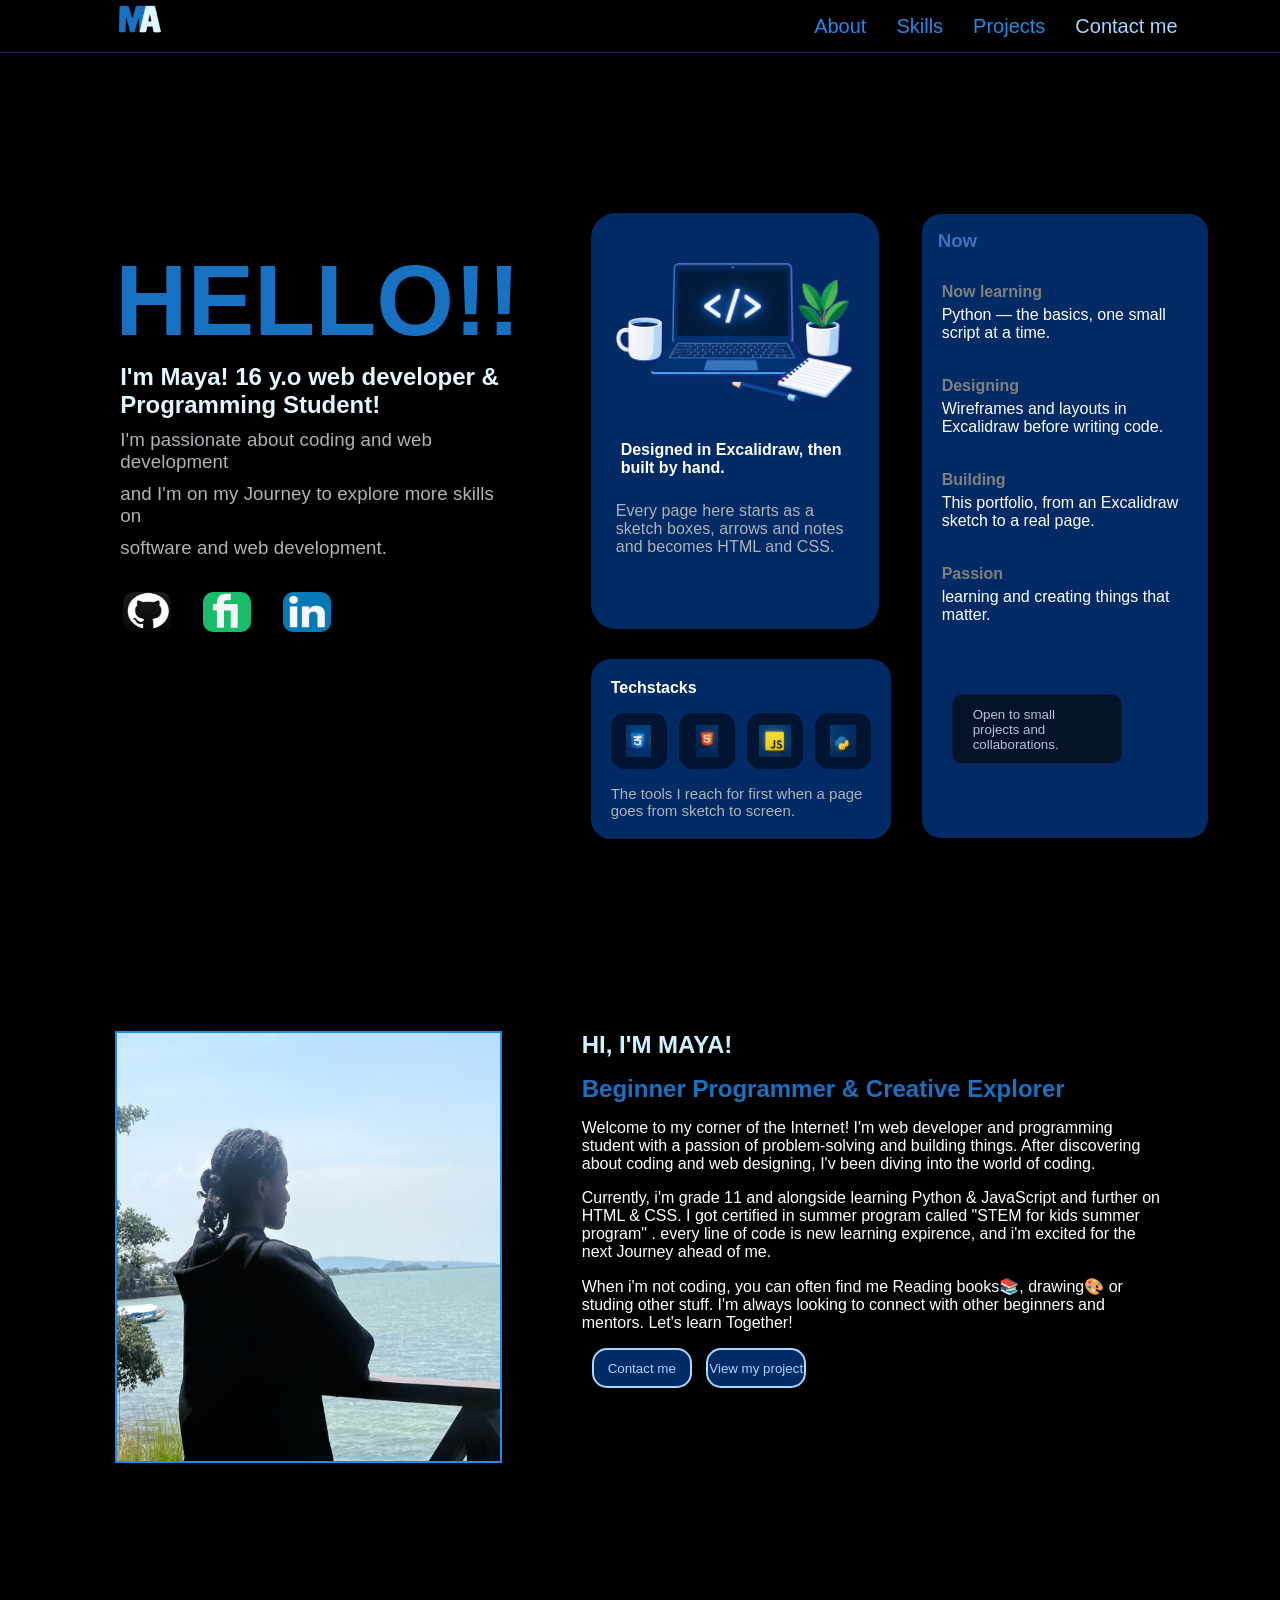
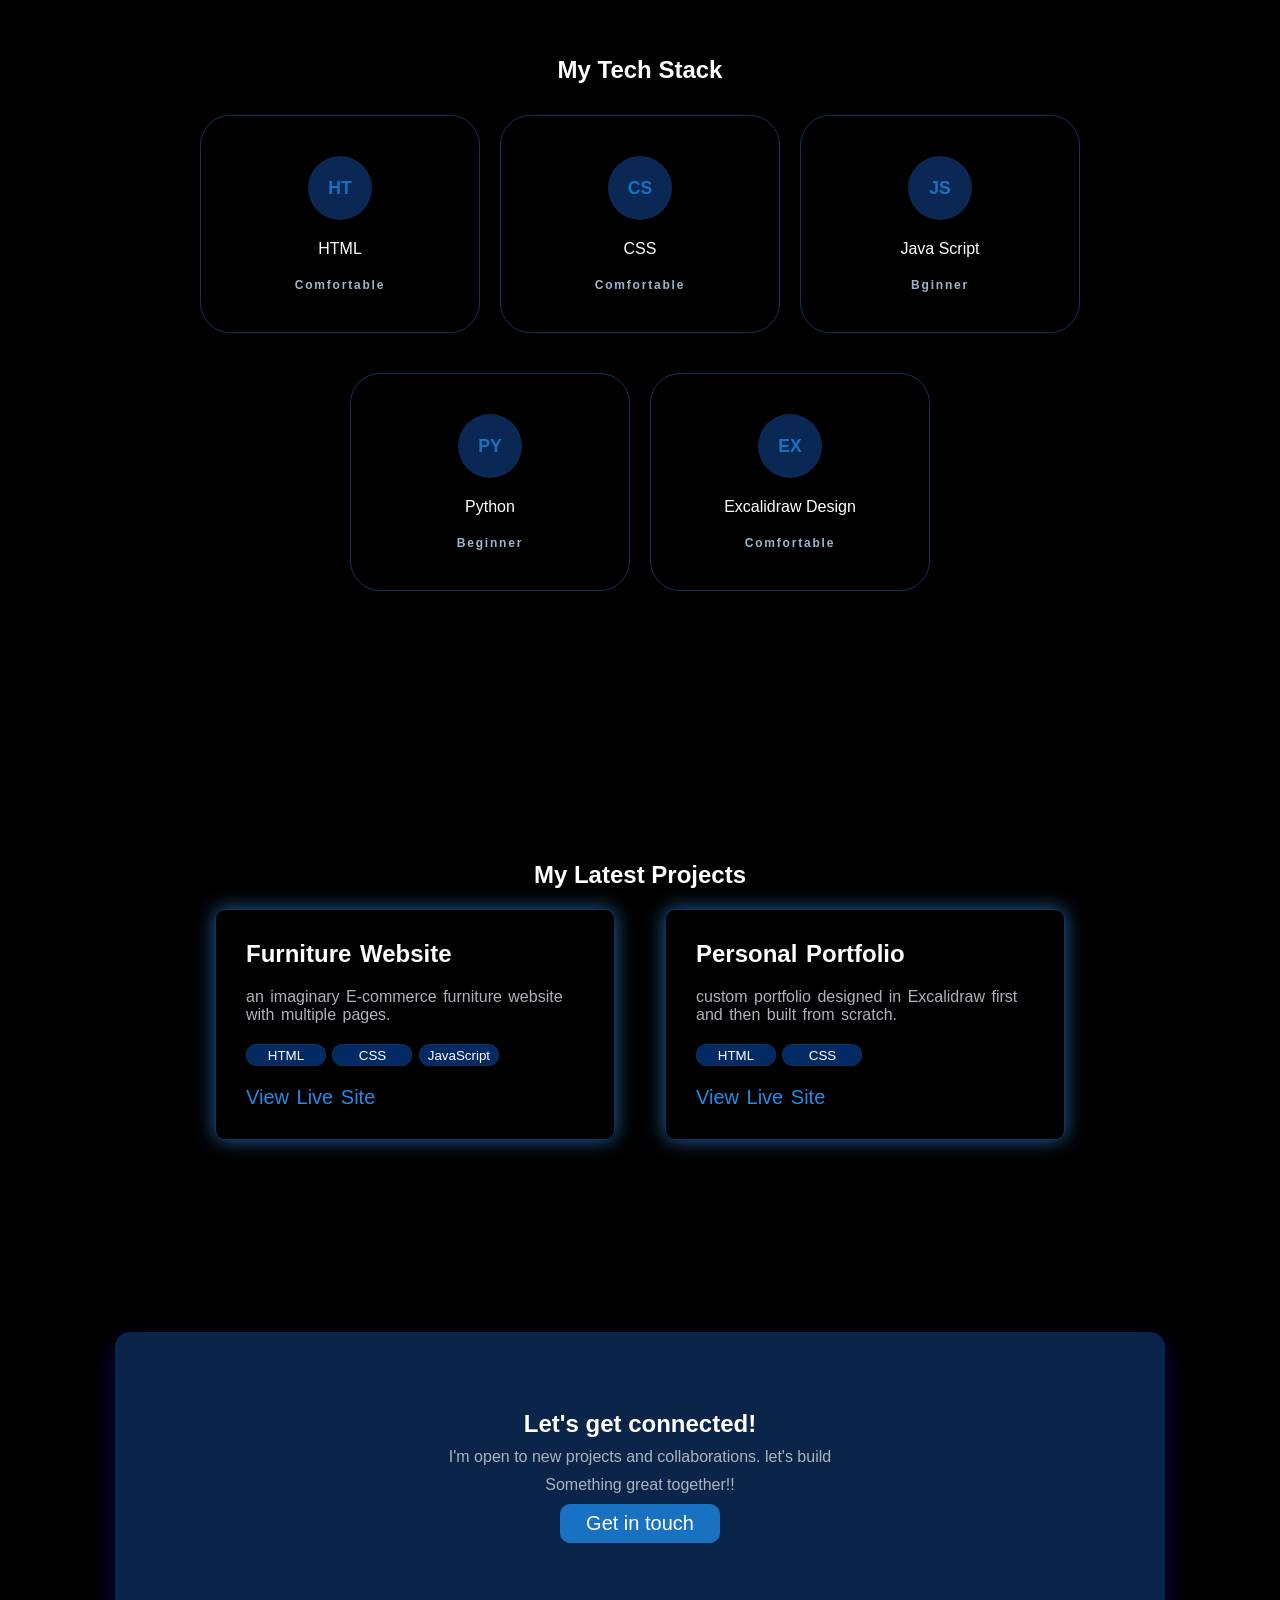
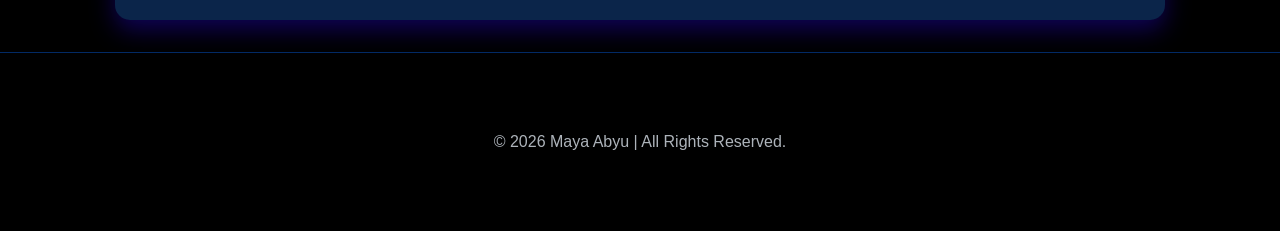
<file: index.html>
<!DOCTYPE html>
<html lang="en">
<head>
    <meta charset="UTF-8">
    <meta name="viewport" content="width=device-width, initial-scale=1.0">
    <title>Maya Abyu | Perssonal website</title>
    <link rel="stylesheet" href="index.css">
    <link rel="icon" type="image/ logo.png" href="logo.png">
    <meta name="description"
          content="Welcome to Maya Avenue, my personal
          portfolio showcasing my projects, coding
          journey, skills, and creativity.">

</head>
<body>
   <header>
        <nav>
            <div class="logo"><a href="index.html"><img src="images/ logo.png" alt=""></a></div>
            <div class="nav-main-content">
            <ul> 
             <li><a href="#about-section">About</a></li>
             <li><a href="#skills-section">Skills</a></li>
             <li><a href="#projects-section">Projects</a></li>
             <li><a href="#callout-section" class="connect-link">Contact me</a></li>
             </ul>   
            </div>
        </nav>
     </header>
    
     <!-- hero section -->
     <section id="hero-section">
        <div class="container">
            <div class="hero-boxes">
                <h1>HELLO!!</h1>
                <h2>I'm Maya! 16 y.o web developer & Programming Student!</h2>
                <h3>I'm passionate about coding and web development</h3>
                <h3>and I'm on my Journey to explore more skills on </h3>
                <h3>software and web development.</h3>

                <!-- socials links -->
                 <div class="socials-link"> 
                 <a href="https://github.com/mayaabyu"><img src="images/ github.png" alt="" target="_blank"></a>
                 <a href="https://www.fiverr.com/maya_abyu/buying?source=avatar_menu_profile" target="_blank"><img src="images/ fiver.png" alt=""></a>
                 <a href="https://www.linkedin.com/in/maya-abyu-39313942b/"target="_blank"><img src="images/ linkedin.png" alt=""></a>
                </div>

            </div>
            <!-- right side boxes -->
            <div class="right-side">
                <div class="first-boxes">
                    <div class="box1">
                        <img src="images/image.png" alt="hero image">
                         <h4>Designed in Excalidraw, then built by hand.</h4>
                         <p>Every page here starts as a sketch 
                            boxes, arrows and notes and becomes HTML and CSS.</p>
                    </div>
                    <div class="box2">
                      <div><h4>Techstacks</h4></div>
                 <div id="Techstacks">
                     <div class="tech-icon">
                       <img src="images/ html.png" alt="html icon">
                     </div>
                 <div class="tech-icon">
                     <img src="images/ CSSicon.png" alt="css icon">
                   </div>
                 <div class="tech-icon">
                     <img src="images/ js.png" alt="js icon">
                  </div>
                  <div class="tech-icon">
                     <img src="images/ python.png" alt="python icon">
                 </div>
             </div>
                  <p>The tools I reach for first when a page goes from sketch to screen.</p>
             </div> 
                </div>
                <div class="second-box">
                    <div class="secondbox-components"> 
                    <h3>Now</h3>
                     <div class="text1">
                        <h4>Now learning</h4>
                        <p>Python — the basics, one small script at a time.</p>
                     </div>
                      <div class="text1">
                        <h4>Designing</h4>
                        <p>Wireframes and layouts in Excalidraw before writing code.</p>
                      </div> 
                      <div class="text1">
                        <h4>Building</h4>
                        <p>This portfolio, from an Excalidraw sketch to a real page.</p></div>
                      </div>
                      <div class="text1">
                        <h4>Passion</h4>
                        <p>learning and creating things that matter.</p>
                      </div>
                      <div class="bottom-btn">
                        <button><p>Open to small</p>
                            <p> projects and </p>
                            <p>collaborations.</p></button>
                     </div>  
                    </div>
                         
                </div>
            </div>
        </div>
     </section>

     <!-- about section -->
      <section id="about-section" class="max-w-7xl mx-auto px-8 py-24">
        <div class="aboutme-container">
            <div id="profile">
                 <img src="images/ profile.png" alt="my profile image">
            </div>
            <div class="aboutme-text">
                <h1>HI, I'M MAYA!</h1>
                <h2>Beginner Programmer & Creative Explorer</h2>
                 <p>Welcome to my corner of the Internet! I'm web developer 
                    and programming student with a passion of problem-solving 
                    and building things. After discovering about coding and web 
                    designing, I'v been diving into the world of coding.</p>

                    <p>Currently, i'm grade 11 and alongside learning Python 
                        & JavaScript and further on HTML & CSS. 
                        I got certified in summer program called 
                        "STEM for kids summer program" . every line 
                        of code is new learning expirence, and i'm 
                        excited for the next Journey ahead of me.</p>

                        <p>
                            When i'm not coding, you can often find me
                             Reading books📚, drawing🎨 or studing other 
                             stuff. I'm always looking to connect with other 
                             beginners and mentors. Let's learn Together!
                        </p>

                        <div class="buttons">
                            <a href="contact.html"><button>Contact me</button></a>
                            <a href="#projects-section"><button>View my project</button></a>
                         </div>
            </div>
        </div>
      </section>

      <!-- skills section -->
       <section id="skills-section">
        <div class="skills-container">
            <h1>My Tech Stack</h1>
            <div class="component-skills"> 
                <div class="skills-box">
                    <div class="icon-badge">HT</div>
                    <div class="txt">HTML</div>
                    <div class="level">Comfortable</div>
                </div>
                <div class="skills-box">
                    <div class="icon-badge">CS</div>
                    <div class="txt">CSS</div>
                    <div class="level">Comfortable</div>
                </div>
                <div class="skills-box">
                    <div class="icon-badge">JS</div>
                    <div class="txt">Java Script</div>
                    <div class="level">Bginner</div>
                </div>
            </div>
            <div class="component-skills"> 
                <div class="skills-box">
                    <div class="icon-badge">PY</div>
                    <div class="txt">Python</div>
                    <div class="level">Beginner</div>
                </div>
                <div class="skills-2nd">
                  <div class="skills-box">
                    <div class="icon-badge">EX</div>
                    <div class="txt">Excalidraw Design</div>
                    <div class="level">Comfortable</div>
                  </div>
               </div>
            </div>
        </div>
       </section>

       <!-- projects-ssection -->

       <section id="projects-section">
    <div class="parent-container">
        <h1>My Latest Projects</h1>
        <div class="projects">
             <div class="cards">
                <h2>Furniture Website</h2>
                <p>an imaginary E-commerce furniture website
                 with multiple pages. </p>
                <div class="techstack-btns">
                <button>HTML</button>
                <button>CSS</button>
                <button>JavaScript</button>
                  </div>
                 <a href="together-furniture.vercel.app" target="_blank" rel="noopener noreferrer">View Live Site</a>

            </div>
            
            <div class="cards">
                <h2>Personal Portfolio</h2>
                <p> custom portfolio  designed in Excalidraw first and then built from scratch.
                     
                </p>
                 <div class="techsstack-btns">
                    <button>HTML</button>
                    <button>CSS</button>
                 </div>
                 <a href="index.html">View Live Site</a>
            </div>
        </div>   
     </div>
       </section>
       <!-- callout section -->
        <section id="callout-section">
             <div class="parent-card">
                <div class="callout-card">
                    <h1>Let's get connected!</h1>
                    <p>I'm open to new projects and collaborations. let's build</p>
                    <p>Something great together!!</p>
                    <button><a href="contact.html">Get in touch</a></button>
                </div>
             </div>
        </section>
<!-- footer section -->

<section class="footer">
    <div class="footer-components">
        <p>© 2026 Maya Abyu | All Rights Reserved.</p>
    </div>
</section>
     
</body>
</html>
</file>
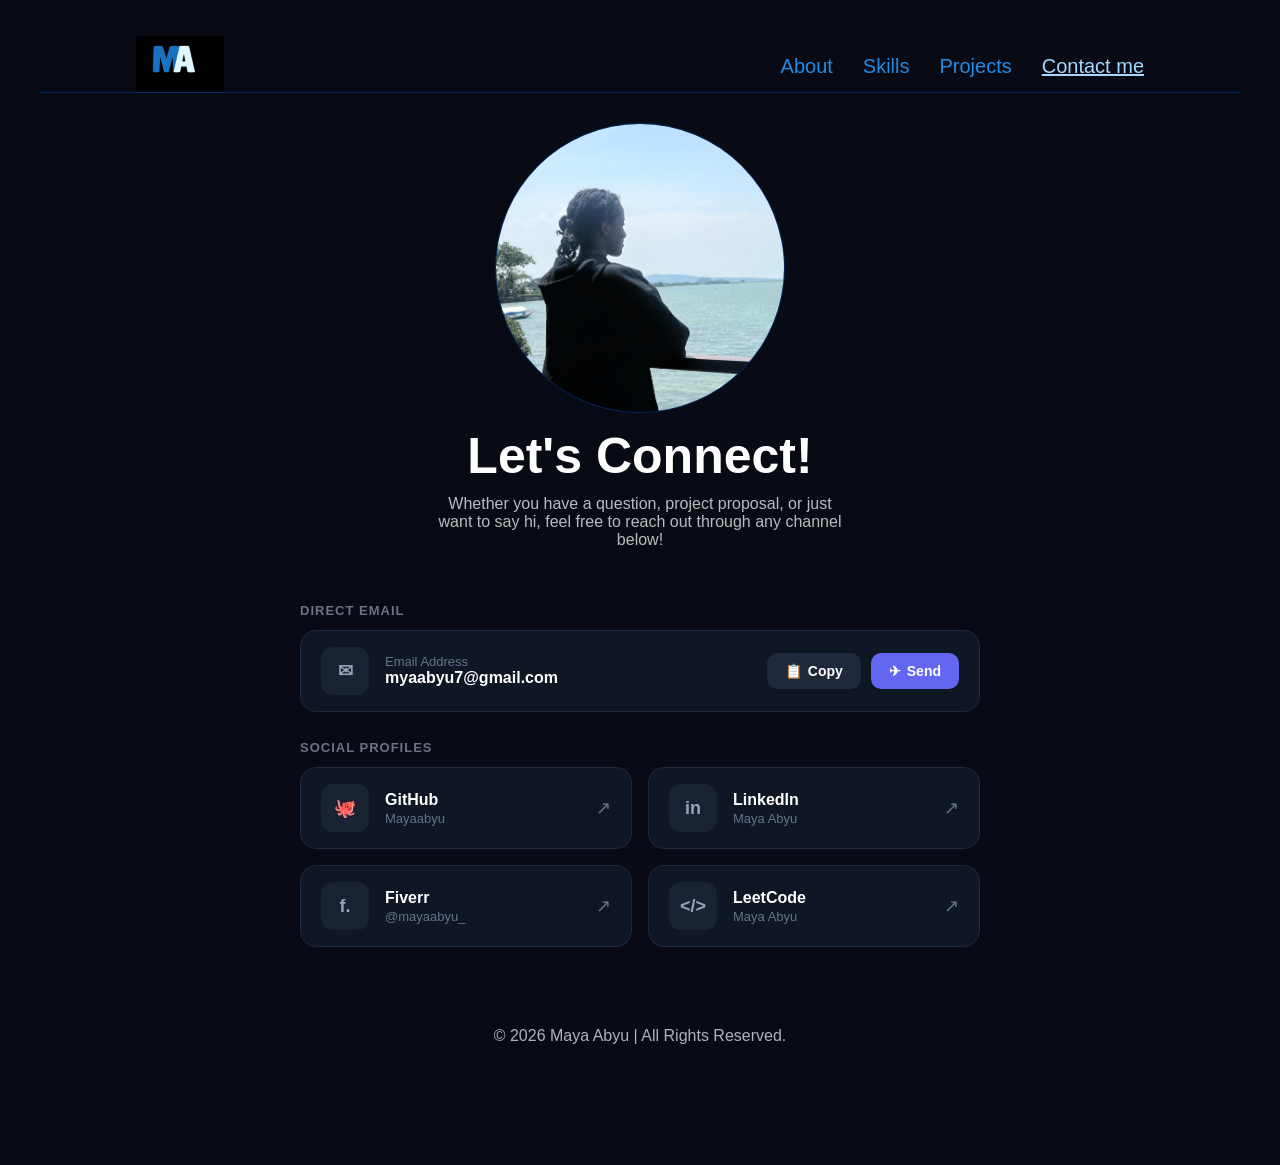
<file: contact.html>
<!DOCTYPE html>
<html lang="en">
<head>
    <meta charset="UTF-8">
    <meta name="viewport" content="width=device-width, initial-scale=1.0">
    <title>let's get connected!</title>
    <link rel="stylesheet" href="contact.css">
    <link rel="icon" type="image/ logo.png" href="logo.png">
    <meta name="description"
          content="let's get in touch for collbortive projects nd the best of memories we'll make!!!">

</head>
<body>
   <header>
        <nav>
            <div class="logo"><a href="index.html"><img src="images/ logo.png" alt=""></a></div>
            <div class="nav-main-content">
            <ul> 
             <li><a href="index.html">About</a></li>
             <li><a href="index.html">Skills</a></li>
             <li><a href="index.html">Projects</a></li>
             <li><a href="index.html" class="connect-link">Contact me</a></li>
             </ul>   
            </div>
        </nav>
     </header>
     <!-- main section -->
     <main>
        <section class="main-section">
            <div class="main-section-profile">
                <div class="profile">
                    <img src="images/ profile.png" alt="my profile">
                </div>
                <div class="texts">
                    <h1>Let's Connect!</h1>
                    <p>Whether you have a question, project proposal, or just</p>
                    <p>want to say hi, feel free to reach out through any channel</p>
                    <p>below!</p>
                </div>
            </div>
            <div class="contact-components">
                <!-- <div class="contact-component">
                     <div class="email-card">
                        <div class="icon-container">✉️</div>
                     </div>
                     <div class="email-info">
                        <span class="label">Email Address</span>
                        <span class="address">hello@mayaabyu.com</span>
                     </div> -->
                     
                     <div class="contact-section">
  <!-- Direct Email Header -->
  <h3 class="section-title">DIRECT EMAIL</h3>

  <!-- Email Card -->
  <div class="card email-card">
    <div class="icon-box purple-icon">
      <span>✉</span>
    </div>
    <div class="card-details">
      <span class="card-label">Email Address</span>
      <span class="card-value">myaabyu7@gmail.com</span>
    </div>
    <div class="button-group">
      <button class="btn btn-copy" onclick="navigator.clipboard.writeText('myaabyu7@gmail.com')">
        <span>📋</span> Copy
      </button>
      <a href="mailto:mayaabyu98@gmail.com" class="btn btn-send">
        <span>✈</span> Send
      </a>
    </div>
  </div>

  <!-- Social Profiles Header -->
  <h3 class="section-title">SOCIAL PROFILES</h3>

  <!-- Social Media Grid -->
  <div class="social-grid">
    <!-- GitHub -->
    <a href=" https://github.com/mayaabyu
" target="_blank" rel="noopener noreferrer" class="card social-card">
      <div class="icon-box">
        <span>🐙</span>
      </div>
      <div class="card-details">
        <span class="platform-name">GitHub</span>
        <span class="username">Mayaabyu</span>
      </div>
      <span class="external-icon">↗</span>
    </a>

    <!-- LinkedIn -->
    <a href="https://www.linkedin.com/in/maya-abyu-39313942b/
" target="_blank" rel="noopener noreferrer" class="card social-card">
      <div class="icon-box">
        <span>in</span>
      </div>
      <div class="card-details">
        <span class="platform-name">LinkedIn</span>
        <span class="username">Maya Abyu</span>
      </div>
      <span class="external-icon">↗</span>
    </a>

    <!-- Fiverr -->
    <a href=" https://www.fiverr.com/maya_abyu/buying?source=avatar_menu_profile" target="_blank" rel="noopener noreferrer" class="card social-card">
      <div class="icon-box">
        <span>f.</span>
      </div>
      <div class="card-details">
        <span class="platform-name">Fiverr</span>
        <span class="username">@mayaabyu_</span>
      </div>
      <span class="external-icon">↗</span>
    </a>

    <!-- LeetCode -->
    <a href="https://leetcode.com" target="_blank" rel="noopener noreferrer" class="card social-card">
      <div class="icon-box">
        <span>&lt;/&gt;</span>
      </div>
      <div class="card-details">
        <span class="platform-name">LeetCode</span>
        <span class="username">Maya Abyu  </span>
      </div>
      <span class="external-icon">↗</span>
    </a>
  </div>
</div>   
            </div>
        </section>
     </main> 

     <!-- footer section -->

<section class="footer">
    <div class="footer">
    <div class="footer-components">
        <p>© 2026 Maya Abyu | All Rights Reserved.</p>
    </div>
    </div>
</section>
</body>
</html>
</file>
<file: index.css>
*{
    margin: 0%;
    padding: 0%;
    box-sizing: border-box;
 }

 body{
    background-color: black;
    color: white;
    font-family: 'Roboto', sans-serif;
    overflow-x: visible;
 }
     


html{
    scroll-behavior: smooth;
    overflow-x: visible;  
}
 /* navbar styles */
nav {
    display: flex;
    flex-direction: row;
    justify-content: space-between;
    gap: 5rem;
    padding: 26px 8%;
    align-items: center;
    height: 50px;
    border-bottom: 1px solid #022a65;
    position: sticky;
    top: 0;
    z-index: 1000; 
}

nav ul{
    display: flex;
    flex-direction: row;
    text-decoration: none;
    list-style: none;
    gap: 30px;
    color: #228be6;
}
 
a{
  list-style: none;
  text-decoration: none;
  color:  #228be6;
  font-size: 20px;
  cursor: pointer;
  font-weight: 300;
  font-family: 'Trebuchet MS', 'Lucida Sans Unicode', 'Lucida Grande', 'Lucida Sans', Arial, sans-serif;
}

/* navbar styles */
a:hover{
    color: #6bb7d5;
    transition: 0.5s;  
}
 .logo{
    margin-right: 50px;
 }

.logo img{
    width: 88px;
    height: 56px;
    margin-right: 50px;
 } 

.connect-link{
    color: #a5d8ff;   
}
.nav-main-content{
  display: flex;
  flex-direction: row;
  justify-content: space-between;
}

/* hero sectin styles */

.container{
    display: flex;
    flex-direction: row;
    padding: 10rem 9% 2rem ;
}

.hero-boxes h1{
    color: #1971c2;
    font-family: 'Roboto', sans-serif;
    font-weight: 900;
    font-style: normal;
    font-size: 100px;
    margin-top: 30px;
}

.hero-boxes h2{
    color: #e1f7ff;
    padding: 5px;

}

.hero-boxes h3{
    color: #adb3ba;
    padding: 5px;
    letter-spacing: 0.1px;
    font-weight: 400;
}

.socials-link{
    display: flex;
    flex-direction: row;
    gap: 2rem;
    padding: 0.5rem;
    margin-top: 20px;
}

.socials-link img{
    width: 3rem;
    height: 2.5rem;
    border-radius: 10px;
 }

 .socials-link img:hover{
    border: 2px solid #040b11;
    box-shadow:  0 1px 3px 0 rgba(0, 0, 0, 0.1), 0 1px 2px -1px rgba(0, 0, 0, 0.1);
    transition: 0.5s;
 }

 /* right side boxes, first boxes to the right */

 .right-side{
    display: flex;
    flex-direction: row;
    gap: 30px;
 }

 .first-boxes{
    display: flex;
    flex-direction: column;
    gap: 30px;
    justify-items: center;
    margin-left: 70px; 
 }
 .box1{
    width: 18rem;
    height: 26rem;
    background-color: #022a65;
    border-radius: 25px;
    display: flex;
    flex-direction: column;
    gap: 20px;
    text-align: left;
    padding: 20px;
 }
 .box1 p{
  color: #adb3ba;
  letter-spacing: 0.1px;
  padding: 5px;
  }
  .box1 h4{
    margin-left: 10px;
  }
 .box1 img{
    width: 100%;
    height: 50%;
    object-fit: cover;  
    object-position: center;
    border-radius: 25px;
 }

.box2 {
  background-color: #022a65;
  border-radius: 20px;
  min-width: 18rem;
  min-height: 10rem;
  padding: 20px; 
  display: flex;
  flex-direction: column;
  gap: 1rem;
}

.box2 h4 {
  color: white;
  margin: 0;
}

.box2 p {
  color: #adb3ba;
  font-weight: 400;
  font-size: 15px;
  margin: 0;
}

#Techstacks {
  display: flex;
  flex-direction: row;
  align-self: flex-start;  
  gap: 12px;
}

 .tech-icon {
  background-color: #011432;  
  width: 3.5rem;
  height: 3.5rem;
  border-radius: 14px;       
  display: flex;
  align-items: center;
  justify-content: center;
}

 .tech-icon img {
  width: 2rem;
  height: 2rem;
  object-fit: contain;
  border-radius: 0;           
}
  /* second box to the right */

  .second-box{
    min-width: 18rem;
    min-height: 29rem;
    border: 1px solid black;
    background-color: #022a65;
    border-radius: 20px;
    display: flex;
    flex-direction: column;
     
    
  }

  .second-box h3{
    color: #3f72bd;
    padding: 1rem;
  }

  .text1{
    padding: 15px;
  }

  .text1 h4{
    color: grey;
    margin-left: 5px;
  }

  .text1 p{
    color: rgb(255, 255, 255);
     margin: 5px;
  }
.bottom-btn button{
  background-color: #051329;
  color: #B0C4DE;
  border-radius: 10px;
  height: 70px;
  width: 170px;
  align-self: center;
  margin-left: 30px;
  border: 1px solid #161752;
  text-align: left;
  margin-top: 50px;
   
}

.bottom-btn p{
  margin-left: 20px;
}

  /* about section */

  .aboutme-container{
    display: flex;
    flex-direction: row;
    gap: 5rem;
    padding: 10rem 9% 2rem;
    
  }

  #profile{
    min-width: 20rem;
    min-height: 27rem;
    border: 2px solid #228be6;
   }
#profile img{
  width: 100%;
  height: 100%;
}
   .aboutme-text{
    display: flex;
    flex-direction: column;
    gap: 1rem;
   }

   .aboutme-text h1{
    color: #d0f2fe;
   }

   .aboutme-text h2{
    color: #1971c2;
   }

.buttons button{
    width: 100px;
    height: 40px;
    background-color: #022a65;
    border: 2px solid #a5d8ff;
    color: #a5d8ff;
    border-radius: 15px;
    margin-left: 10px;
}

.buttons button:hover{
    border: 1px solid rgb(37, 139, 207);
    box-shadow: 0 4px 6px rgba(0, 0, 0, 0.05);
    color: #228be6;
    transition: 0.5s;
}

/* skills section */
 
 .skills-container{
  display: flex;
  flex-direction: column;
  padding: 10rem 9% 5em;
  gap: 20px;
  align-self: center;
}
.skills-container h1{
  text-align: center;
  padding: 1px;
}

.component-skills{
  display: flex;
  flex-direction: row;
  align-self: center;
}

.skills-box{
  width: 280px;
  padding: 2.5rem 1.5rem;
  display: flex;
  flex-direction: column;
  align-items: center;
  justify-content: center;
  gap: 1.25rem;
  border: 1.5px solid #0f3460;
  border-radius: 30px;
  margin: 10px;
}

.skills-box:hover{
  transform: translateY(-5px);
  border: 1px solid #1971c2;
  transition: 0.1s;
}

.icon-badge{
  width: 64px;
  height: 64px;
  border-radius: 50%;
  background-color: #0b2854;
  font-weight: 700;
  font-size: 1.1rem;
  display: flex;
  align-items: center;
  justify-content: center;
  color: #1971c2;
}

.txt{
  color: #fff;
}
.level{
 color: #9cb5d1;
 font-size: 0.75rem;
 font-weight: 600;
 letter-spacing: 0.15em;
}

/* projects section */

.parent-container{
  padding: 10rem 9% 2rem;
  align-items: center;
}
.parent-container h1{
  text-align: center;
  padding: 20px;

}
.projects{
  display: flex;
  flex-direction: row;
  gap: 50px;
  align-items: center;
  justify-content: center;
}
 
.cards {
  display: flex;
  flex-direction: column; 
  justify-content: left;
  align-items: stretch;
  gap: 20px;
  width: 25rem;
  min-height: 13rem;
  border: 1px solid #0f3460;
  border-radius: 10px;
  padding: 30px;
  word-spacing: 2px;
  box-shadow: 0 0 20px rgba(56, 149, 248, 0.653);
  color: inherit;
 }

.cards button{
  width: 5rem;
  height: 1.4rem;
  background-color: #022a65;
  border-radius: 10px;
  color: white;
  border: 1px solid #0d3357;
}
.cards p{
  color: #adb3ba;
}
.cards:hover{
  transform: translateY(-5px);
  box-shadow: 0 10px 30px -10px rgba(28, 74, 143, 0.908); 
}

/* callout section */ 

 .parent-card{
  padding: 10rem 9% 2rem;
  align-items: center;
  }
 .callout-card{
  text-align: center;
  background-color: #0B254A;
  display: flex;
  flex-direction: column;
  box-shadow: 0 10px 25px rgba(24, 5, 134, 0.644);
  height: 18rem;
  justify-content: center;
  align-items: center;
  gap: 10px;
  border-radius: 15px;
}
.callout-card button{
  width: 10rem;
  height: 2.4rem;
  background-color:#1971c2;
  border-radius: 10px;
  border: 1px solid #1971c2;
}
.callout-card a{
  color: white;
}
.callout-card a:hover{
  color: white;
}
.callout-card p{
  color:  #adb3ba;
}
/* footer section */
.footer-components{
  padding: 5rem;
  text-align: center; 
   border-top: 1px solid #022a65;
  
}
.footer-components p{
  color: #adb3ba;
}
</file>
<file: contact.css>
*{
    margin: 0%;
    padding: 0%;
    box-sizing: border-box;
 }

 body{
    background-color: black;
    color: white;
    font-family: 'Roboto', sans-serif;
 }
     


html{
    scroll-behavior: smooth;  
}
 /* navbar styles */

nav{
    display: flex;
    flex-direction: row;
    justify-content: space-between;
    gap: 5rem;
    padding: 26px 8%;
    align-items: center;
    height: 50px;
    position: relative;
    border-bottom: 1px solid #022a65;
}

nav ul{
    display: flex;
    flex-direction: row;
    text-decoration: none;
    list-style: none;
    gap: 30px;
    color: #228be6;
    position: sticky;
    top: 0;
    z-index: 1000;  
}
 
a{
  list-style: none;
  text-decoration: none;
  color:  #228be6;
  font-size: 20px;
  cursor: pointer;
  font-weight: 300;
  font-family: 'Trebuchet MS', 'Lucida Sans Unicode', 'Lucida Grande', 'Lucida Sans', Arial, sans-serif;
}

/* navbar styles */
a:hover{
    color: #6bb7d5;
    transition: 0.5s;  
}
 .logo{
    margin-right: 50px;
 }

.logo img{
    width: 88px;
    height: 56px;
    margin-right: 50px;
 } 

.connect-link{
    color: #a5d8ff; 
    text-decoration: underline;  
}
.nav-main-content{
  display: flex;
  flex-direction: row;
  justify-content: space-between;
}

/* main contents */
.main-section-profile{
    display: flex;
    flex-direction: column;
    align-items: center;
    text-align: center;
    padding: 30px;
}
.profile img{
    width: 290px;
    height: 290px;
    border-radius: 150px;
    border: 1px solid #022a65;
}

.texts h1{
    font-size: 50px;
    padding: 10px;
}
.texts p{
    color:#bbb;
}

/* contact components */
body {
  background-color: #080b13;
  font-family: -apple-system, BlinkMacSystemFont, "Segoe UI", Roboto, sans-serif;
  color: #ffffff;
  padding: 40px;
}

.contact-section {
  max-width: 680px;
  margin: 0 auto;
}

.section-title {
  color: #6b7280;
  font-size: 13px;
  font-weight: 700;
  letter-spacing: 1px;
  margin-top: 24px;
  margin-bottom: 12px;
}

/* Base Card Style */
.card {
  background-color: #0f1624;
  border: 1px solid #1e293b;
  border-radius: 16px;
  padding: 16px 20px;
  display: flex;
  align-items: center;
  gap: 16px;
  text-decoration: none;
  color: inherit;
  transition: border-color 0.2s, background-color 0.2s;
}

/* Icon Box */
.icon-box {
  background-color: #1a2333;
  width: 48px;
  height: 48px;
  border-radius: 12px;
  display: flex;
  align-items: center;
  justify-content: center;
  font-size: 18px;
  font-weight: bold;
  color: #94a3b8;
  flex-shrink: 0;
}

/* Details Section inside Cards */
.card-details {
  display: flex;
  flex-direction: column;
  flex-grow: 1;
}

.card-label, .username {
  color: #64748b;
  font-size: 13px;
}

.card-value, .platform-name {
  color: #ffffff;
  font-size: 16px;
  font-weight: 600;
  margin-bottom: 2px;
}

/* Email Specific Styling */
.email-card {
  margin-bottom: 28px;
}

.button-group {
  display: flex;
  gap: 10px;
}

.btn {
  display: inline-flex;
  align-items: center;
  gap: 6px;
  padding: 10px 18px;
  border-radius: 10px;
  font-size: 14px;
  font-weight: 600;
  cursor: pointer;
  text-decoration: none;
  border: none;
  transition: opacity 0.2s;
}

.btn:hover {
  opacity: 0.9;
}

.btn-copy {
  background-color: #1e293b;
  color: #ffffff;
}

.btn-send {
  background-color: #6366f1;
  color: #ffffff;
}

/* Social Grid Layout */
.social-grid {
  display: grid;
  grid-template-columns: 1fr 1fr;
  gap: 16px;
}

.social-card:hover {
  border-color: #334155;
  background-color: #131c2e;
}

.external-icon {
  color: #64748b;
  font-size: 18px;
  margin-left: auto;
}

.social-card:hover .external-icon {
  color: #94a3b8;
}
/* footer section */
.footer-components{
  padding: 5rem;
  text-align: center; 
   
}
.footer-components p{
  color: #adb3ba;
}
</file>
